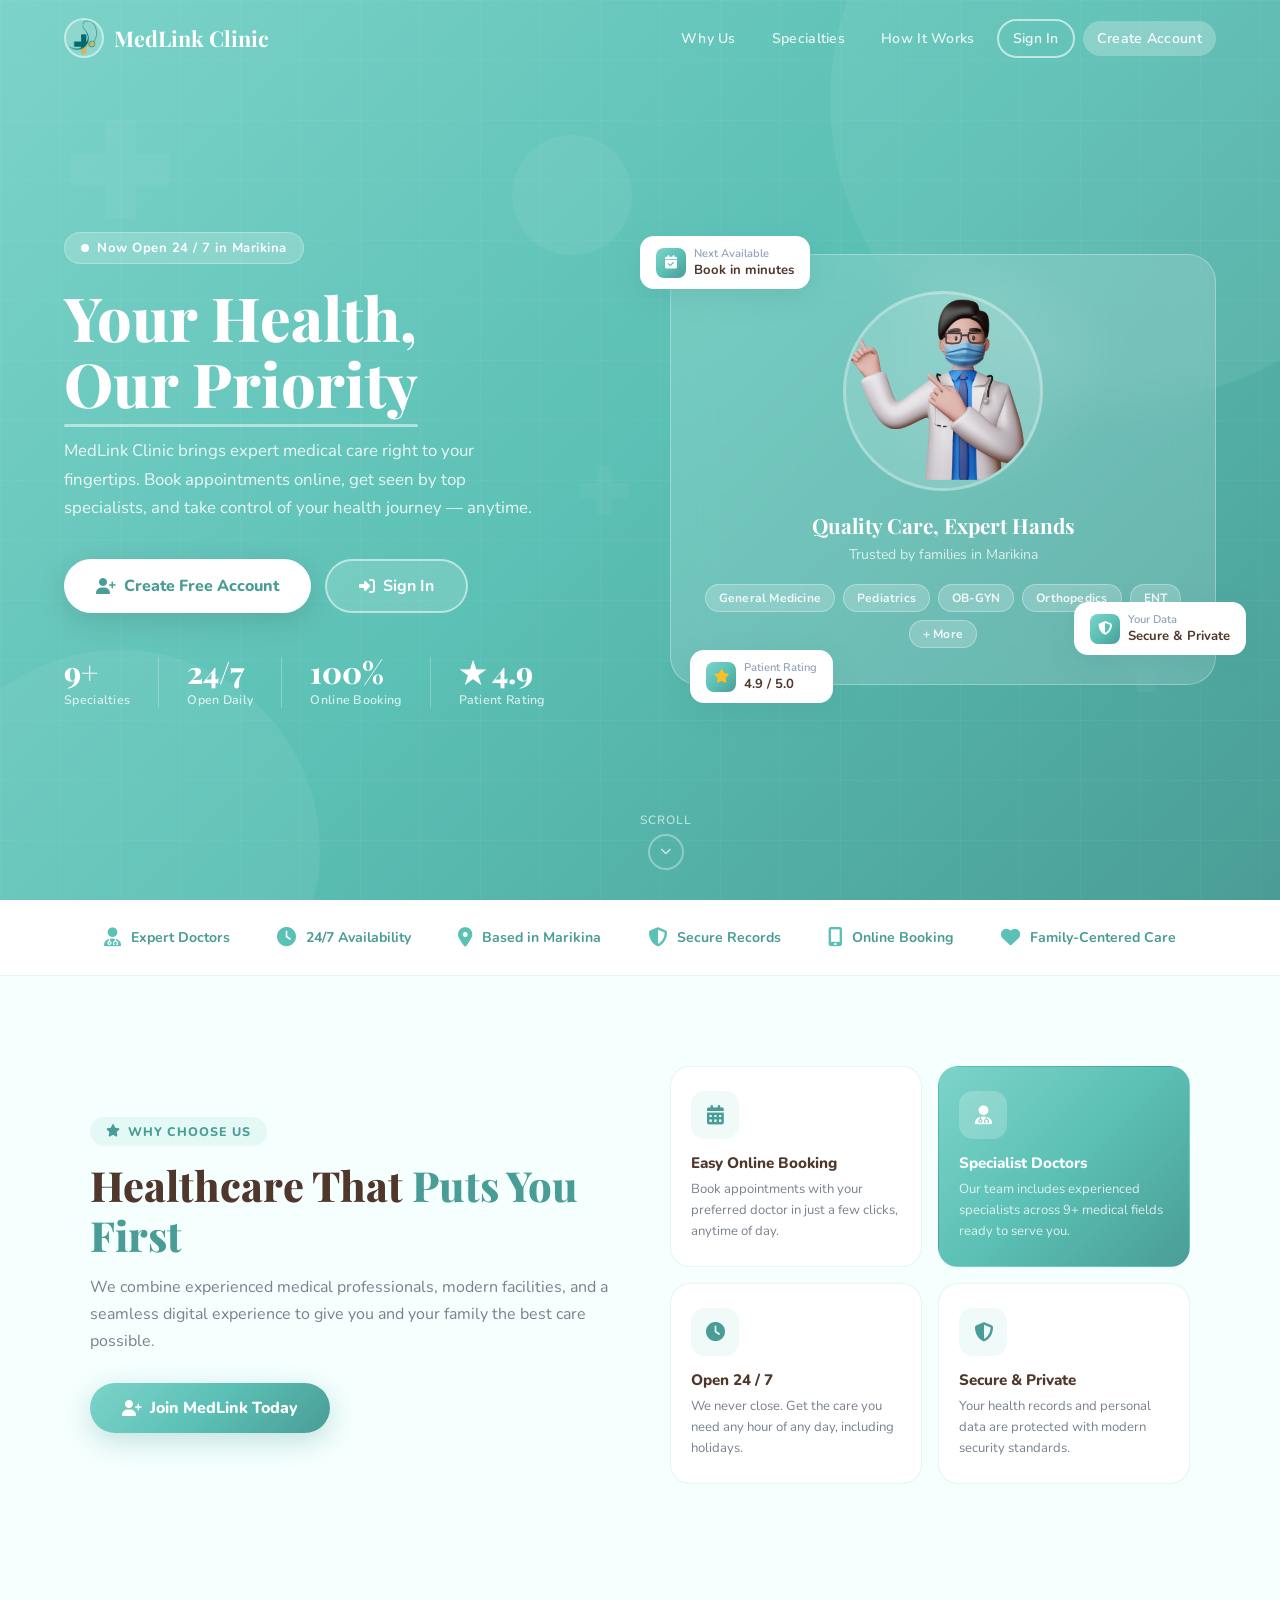
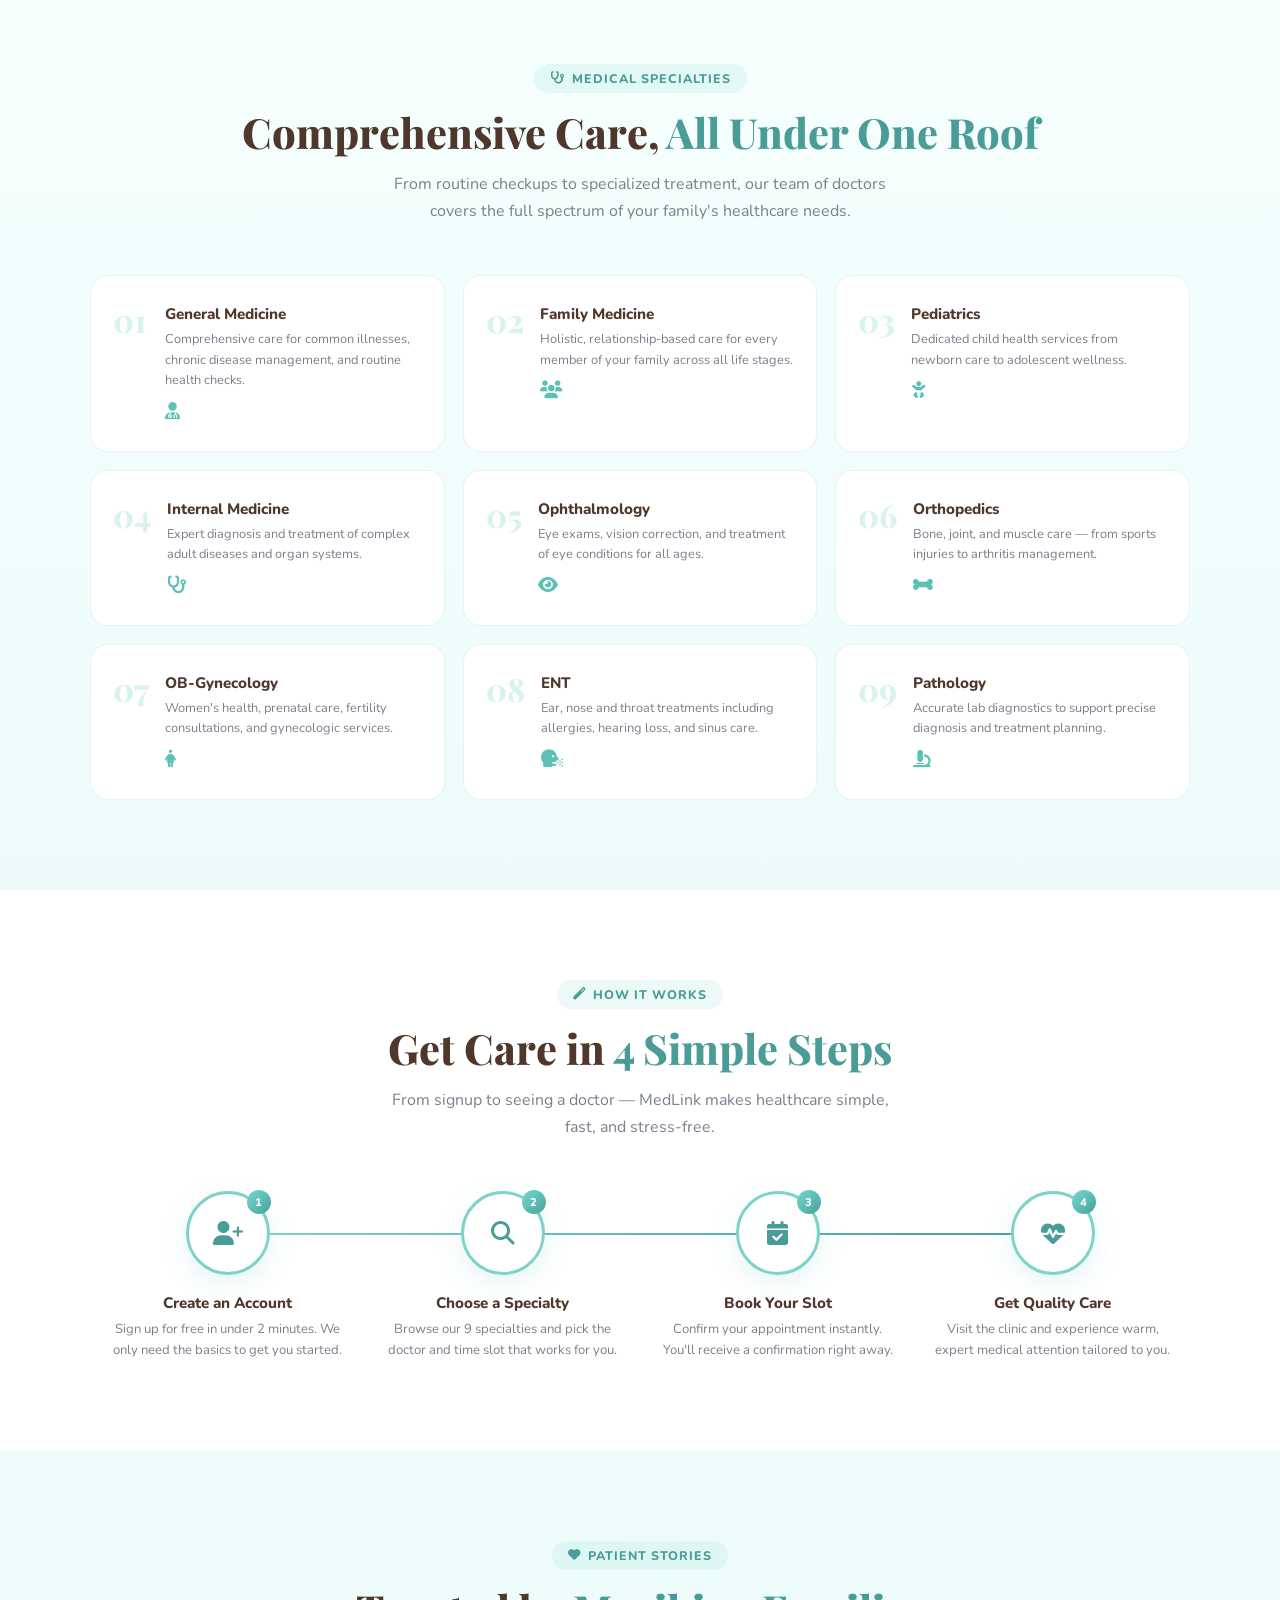
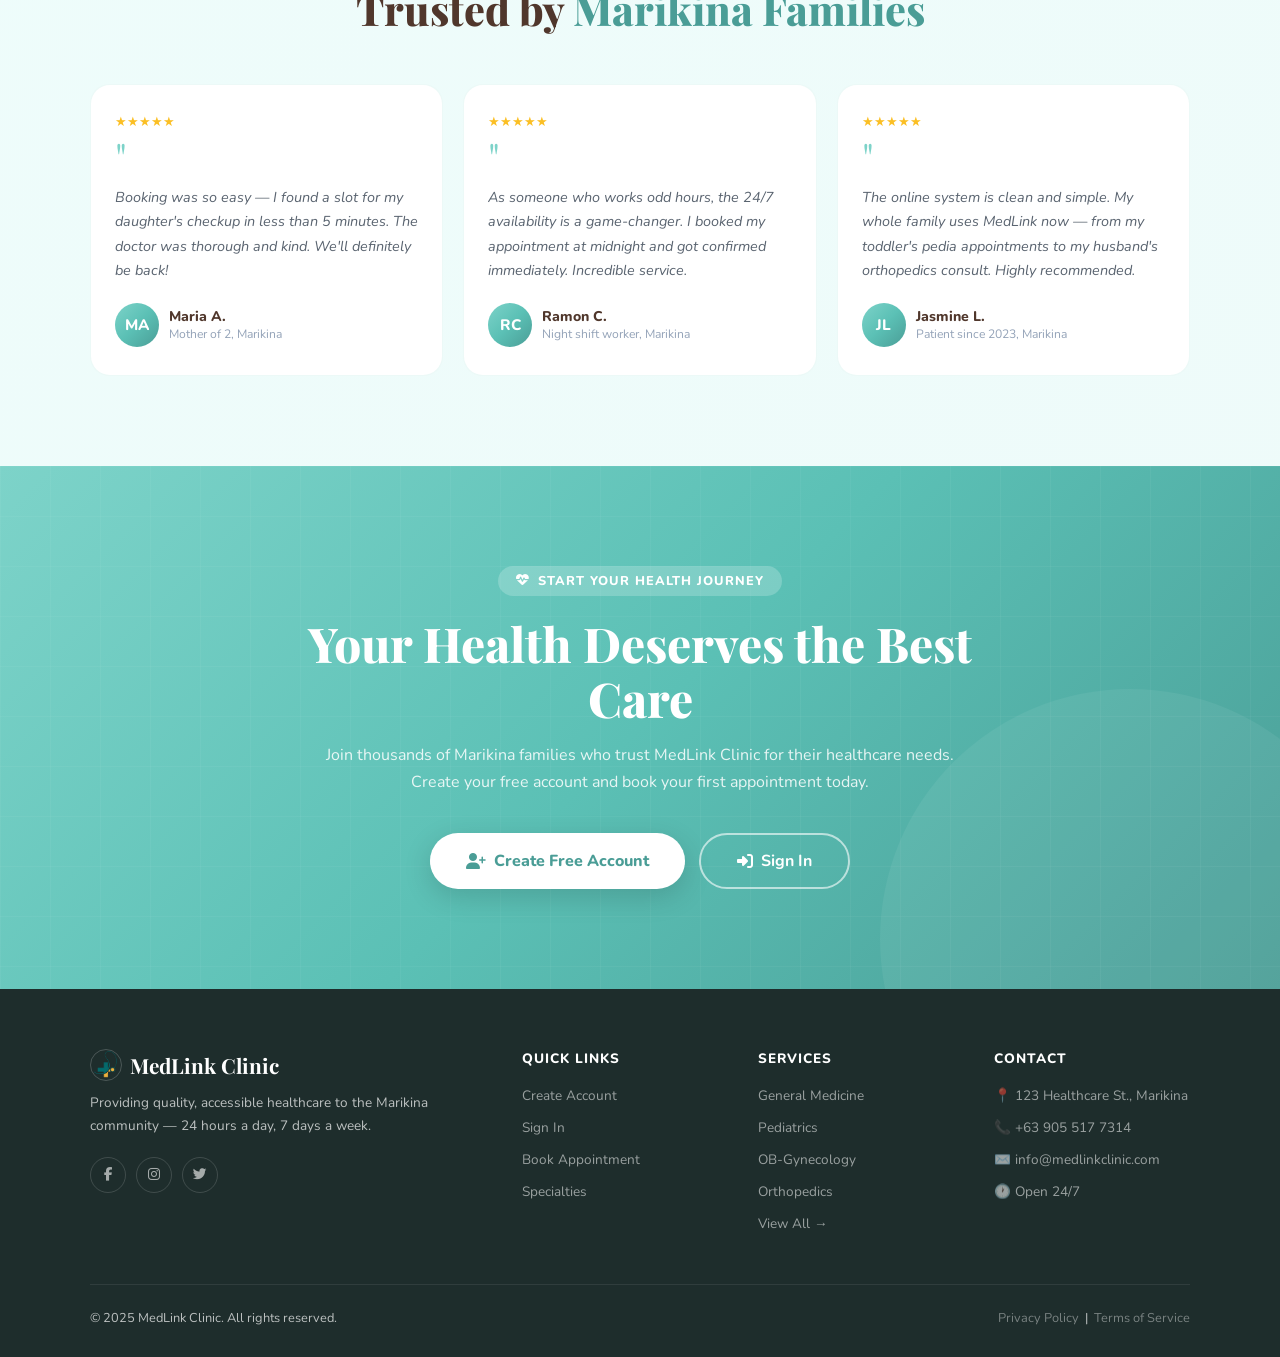
<file: landing.html>
<!DOCTYPE html>
<html lang="en">
<head>
  <meta charset="UTF-8">
  <meta name="viewport" content="width=device-width, initial-scale=1.0">
  <title>MedLink Clinic – Quality Healthcare in Marikina</title>
  <meta name="description" content="MedLink Clinic provides quality healthcare services in Marikina with expert doctors and modern facilities. Book your appointment online today.">
  <link href="https://fonts.googleapis.com/css2?family=Playfair+Display:wght@700;800&family=Nunito:wght@400;500;600;700;800&display=swap" rel="stylesheet">
  <link rel="stylesheet" href="https://cdnjs.cloudflare.com/ajax/libs/font-awesome/6.5.1/css/all.min.css">

  <style>
    :root {
      --teal-light:  #7dd3c9;
      --teal-mid:    #5bc0b5;
      --teal-dark:   #4a9d96;
      --teal-deep:   #357870;
      --warm-dark:   #50372c;
      --cream:       #f5fffe;
      --white:       #ffffff;
      --grad: linear-gradient(135deg, #7dd3c9 0%, #5bc0b5 50%, #4a9d96 100%);
      --grad-rev: linear-gradient(135deg, #4a9d96 0%, #5bc0b5 50%, #7dd3c9 100%);
    }

    *, *::before, *::after { box-sizing: border-box; margin: 0; padding: 0; }

    html { scroll-behavior: smooth; }

    body {
      font-family: 'Nunito', sans-serif;
      color: var(--warm-dark);
      background: var(--cream);
      overflow-x: hidden;
    }

    /* ══════════════════════════════
       NAV
    ══════════════════════════════ */
    .nav {
      position: fixed; top: 0; left: 0; right: 0; z-index: 100;
      padding: 18px 5%;
      display: flex; align-items: center; justify-content: space-between;
      transition: background 0.4s, padding 0.4s, box-shadow 0.4s;
    }
    .nav.scrolled {
      background: rgba(255,255,255,0.95);
      backdrop-filter: blur(12px);
      padding: 12px 5%;
      box-shadow: 0 4px 24px rgba(74,157,150,0.15);
    }
    .nav-brand {
      display: flex; align-items: center; gap: 10px;
      font-family: 'Playfair Display', serif;
      font-weight: 700; font-size: 1.35rem;
      color: var(--white); text-decoration: none;
      transition: color 0.4s;
    }
    .nav.scrolled .nav-brand { color: var(--teal-dark); }
    .nav-logo {
      width: 40px; height: 40px; border-radius: 50%;
      border: 2px solid rgba(255,255,255,0.5);
      object-fit: cover; transition: border-color 0.4s;
      background: rgba(255,255,255,0.15);
    }
    .nav.scrolled .nav-logo { border-color: var(--teal-light); }

    .nav-links {
      display: flex; align-items: center; gap: 8px;
    }
    .nav-links a {
      font-weight: 600; font-size: 0.88rem;
      color: rgba(255,255,255,0.85);
      text-decoration: none; padding: 8px 14px;
      border-radius: 50px; transition: all 0.3s;
      letter-spacing: 0.3px;
    }
    .nav.scrolled .nav-links a { color: var(--teal-dark); }
    .nav-links a:hover { background: rgba(255,255,255,0.15); color: #fff; }
    .nav.scrolled .nav-links a:hover { background: rgba(125,211,201,0.15); color: var(--teal-dark); }

    .btn-nav-login {
      border: 2px solid rgba(255,255,255,0.6) !important;
      color: rgba(255,255,255,0.9) !important;
    }
    .nav.scrolled .btn-nav-login {
      border-color: var(--teal-mid) !important;
      color: var(--teal-dark) !important;
    }
    .btn-nav-register {
      background: rgba(255,255,255,0.25) !important;
      color: #fff !important;
      border: none !important;
    }
    .nav.scrolled .btn-nav-register {
      background: var(--grad) !important;
      color: #fff !important;
    }

    .hamburger {
      display: none; background: none; border: none;
      cursor: pointer; padding: 4px;
      flex-direction: column; gap: 5px;
    }
    .hamburger span {
      display: block; width: 24px; height: 2px;
      background: #fff; border-radius: 2px; transition: all 0.3s;
    }
    .nav.scrolled .hamburger span { background: var(--teal-dark); }

    /* ══════════════════════════════
       HERO
    ══════════════════════════════ */
    .hero {
      min-height: 100vh;
      background: var(--grad);
      position: relative;
      display: flex; align-items: center;
      overflow: hidden;
      padding: 120px 5% 80px;
    }

    /* Decorative circles */
    .hero-circle {
      position: absolute; border-radius: 50%;
      background: rgba(255,255,255,0.06);
      pointer-events: none;
    }
    .hc1 { width: 600px; height: 600px; top: -200px; right: -150px; animation: rotate 30s linear infinite; }
    .hc2 { width: 400px; height: 400px; bottom: -150px; left: -80px; animation: rotate 20s linear infinite reverse; }
    .hc3 { width: 200px; height: 200px; top: 30%; right: 15%; animation: float 6s ease-in-out infinite; }
    .hc4 { width: 120px; height: 120px; top: 15%; left: 40%; animation: float 8s ease-in-out infinite 2s; }

    /* Grid pattern overlay */
    .hero-grid {
      position: absolute; inset: 0;
      background-image:
        linear-gradient(rgba(255,255,255,0.04) 1px, transparent 1px),
        linear-gradient(90deg, rgba(255,255,255,0.04) 1px, transparent 1px);
      background-size: 60px 60px;
      pointer-events: none;
    }

    /* Medical cross watermarks */
    .cross-bg {
      position: absolute; pointer-events: none;
      opacity: 0.04; font-size: 6rem; color: #fff;
      font-weight: 900;
    }
    .cb1 { top: 10%; left: 5%; font-size: 8rem; animation: floatSlow 10s ease-in-out infinite; }
    .cb2 { bottom: 20%; right: 8%; font-size: 5rem; animation: floatSlow 12s ease-in-out infinite 3s; }
    .cb3 { top: 50%; left: 45%; font-size: 4rem; animation: floatSlow 9s ease-in-out infinite 1s; }

    @keyframes rotate { to { transform: rotate(360deg); } }
    @keyframes float {
      0%, 100% { transform: translateY(0); }
      50% { transform: translateY(-20px); }
    }
    @keyframes floatSlow {
      0%, 100% { transform: translateY(0) rotate(0deg); }
      50% { transform: translateY(-15px) rotate(5deg); }
    }

    .hero-content {
      position: relative; z-index: 2;
      max-width: 1200px; margin: 0 auto; width: 100%;
      display: grid; grid-template-columns: 1fr 1fr;
      gap: 60px; align-items: center;
    }

    .hero-badge {
      display: inline-flex; align-items: center; gap: 8px;
      background: rgba(255,255,255,0.2);
      border: 1px solid rgba(255,255,255,0.3);
      color: #fff;
      padding: 6px 16px; border-radius: 50px;
      font-size: 0.82rem; font-weight: 700;
      letter-spacing: 0.5px; margin-bottom: 20px;
      animation: fadeUp 0.8s ease both;
    }
    .hero-badge .dot {
      width: 8px; height: 8px; border-radius: 50%;
      background: #fff; animation: pulse 2s ease-in-out infinite;
    }
    @keyframes pulse {
      0%, 100% { opacity: 1; transform: scale(1); }
      50% { opacity: 0.5; transform: scale(0.8); }
    }

    .hero-title {
      font-family: 'Playfair Display', serif;
      font-size: clamp(2.4rem, 5vw, 3.8rem);
      font-weight: 800; color: #fff;
      line-height: 1.1; margin-bottom: 20px;
      animation: fadeUp 0.8s ease 0.1s both;
    }
    .hero-title em {
      font-style: normal;
      position: relative;
    }
    .hero-title em::after {
      content: '';
      position: absolute; bottom: -4px; left: 0; right: 0;
      height: 3px; border-radius: 3px;
      background: rgba(255,255,255,0.5);
    }

    .hero-desc {
      color: rgba(255,255,255,0.88);
      font-size: 1.05rem; line-height: 1.7;
      margin-bottom: 36px;
      max-width: 480px;
      animation: fadeUp 0.8s ease 0.2s both;
    }

    .hero-cta {
      display: flex; gap: 14px; flex-wrap: wrap;
      animation: fadeUp 0.8s ease 0.3s both;
    }

    .btn-primary-hero {
      background: #fff;
      color: var(--teal-dark);
      font-family: 'Nunito', sans-serif;
      font-weight: 800; font-size: 1rem;
      padding: 14px 32px; border-radius: 50px;
      border: none; cursor: pointer; text-decoration: none;
      display: inline-flex; align-items: center; gap: 8px;
      transition: all 0.3s;
      box-shadow: 0 8px 30px rgba(0,0,0,0.12);
    }
    .btn-primary-hero:hover {
      transform: translateY(-3px);
      box-shadow: 0 14px 40px rgba(0,0,0,0.18);
      color: var(--teal-dark);
    }

    .btn-secondary-hero {
      background: rgba(255,255,255,0.15);
      color: #fff;
      font-family: 'Nunito', sans-serif;
      font-weight: 700; font-size: 1rem;
      padding: 14px 32px; border-radius: 50px;
      border: 2px solid rgba(255,255,255,0.5);
      cursor: pointer; text-decoration: none;
      display: inline-flex; align-items: center; gap: 8px;
      transition: all 0.3s;
    }
    .btn-secondary-hero:hover {
      background: rgba(255,255,255,0.25);
      border-color: rgba(255,255,255,0.8);
      transform: translateY(-3px);
      color: #fff;
    }

    /* Stats row */
    .hero-stats {
      display: flex; gap: 28px;
      margin-top: 44px;
      animation: fadeUp 0.8s ease 0.4s both;
    }
    .stat {
      text-align: left;
    }
    .stat-num {
      font-family: 'Playfair Display', serif;
      font-size: 1.9rem; font-weight: 800;
      color: #fff; line-height: 1;
    }
    .stat-label {
      font-size: 0.78rem; color: rgba(255,255,255,0.75);
      font-weight: 600; letter-spacing: 0.3px;
      margin-top: 4px;
    }
    .stat-divider {
      width: 1px; background: rgba(255,255,255,0.25);
      align-self: stretch;
    }

    /* Hero visual side */
    .hero-visual {
      position: relative; z-index: 2;
      animation: fadeUp 0.8s ease 0.2s both;
    }

    .hero-card-main {
      background: rgba(255,255,255,0.15);
      backdrop-filter: blur(20px);
      border: 1px solid rgba(255,255,255,0.3);
      border-radius: 28px;
      padding: 36px 32px;
      text-align: center;
      position: relative;
    }

    .hero-img-wrap {
      width: 200px; height: 200px; border-radius: 50%;
      background: rgba(255,255,255,0.15);
      border: 3px solid rgba(255,255,255,0.3);
      margin: 0 auto 20px;
      display: flex; align-items: center; justify-content: center;
      font-size: 5rem; color: rgba(255,255,255,0.8);
      overflow: hidden;
    }
    .hero-img-wrap img {
      width: 100%; height: 100%; object-fit: cover;
    }

    .hero-card-title {
      font-family: 'Playfair Display', serif;
      font-size: 1.3rem; font-weight: 700;
      color: #fff; margin-bottom: 6px;
    }
    .hero-card-sub { color: rgba(255,255,255,0.75); font-size: 0.88rem; margin-bottom: 20px; }

    /* Floating info chips */
    .chip {
      position: absolute;
      background: #fff;
      border-radius: 14px;
      padding: 10px 16px;
      display: flex; align-items: center; gap: 8px;
      box-shadow: 0 8px 24px rgba(74,157,150,0.25);
      font-size: 0.82rem; font-weight: 700;
      color: var(--warm-dark);
      white-space: nowrap;
    }
    .chip-icon { width: 30px; height: 30px; border-radius: 8px; background: var(--grad); display: flex; align-items: center; justify-content: center; color: #fff; font-size: 0.85rem; flex-shrink: 0; }
    .chip1 { top: -18px; left: -30px; animation: chipFloat1 4s ease-in-out infinite; }
    .chip2 { bottom: 30px; right: -30px; animation: chipFloat2 5s ease-in-out infinite 1s; }
    .chip3 { bottom: -18px; left: 20px; animation: chipFloat1 4.5s ease-in-out infinite 0.5s; }

    @keyframes chipFloat1 {
      0%, 100% { transform: translateY(0); }
      50% { transform: translateY(-8px); }
    }
    @keyframes chipFloat2 {
      0%, 100% { transform: translateY(0); }
      50% { transform: translateY(8px); }
    }

    /* Specialty pills scroll */
    .specialty-scroll {
      display: flex; gap: 8px;
      flex-wrap: wrap; justify-content: center;
      margin-top: 16px;
    }
    .spc-pill {
      background: rgba(255,255,255,0.2);
      border: 1px solid rgba(255,255,255,0.3);
      color: rgba(255,255,255,0.9);
      padding: 5px 13px; border-radius: 50px;
      font-size: 0.75rem; font-weight: 700;
      letter-spacing: 0.2px;
    }

    @keyframes fadeUp {
      from { opacity: 0; transform: translateY(30px); }
      to   { opacity: 1; transform: translateY(0); }
    }

    /* Scroll indicator */
    .scroll-hint {
      position: absolute; bottom: 30px; left: 50%;
      transform: translateX(-50%);
      display: flex; flex-direction: column; align-items: center; gap: 6px;
      color: rgba(255,255,255,0.6); font-size: 0.75rem; font-weight: 600;
      letter-spacing: 1px; text-transform: uppercase;
      animation: fadeUp 1s ease 0.8s both;
      cursor: pointer;
      z-index: 2;
    }
    .scroll-arrow {
      width: 36px; height: 36px; border: 2px solid rgba(255,255,255,0.35);
      border-radius: 50%; display: flex; align-items: center; justify-content: center;
      animation: bounce 2s ease-in-out infinite;
    }
    @keyframes bounce {
      0%, 100% { transform: translateY(0); }
      50% { transform: translateY(6px); }
    }

    /* ══════════════════════════════
       TRUST BAR
    ══════════════════════════════ */
    .trust-bar {
      background: var(--white);
      padding: 28px 5%;
      border-bottom: 1px solid rgba(125,211,201,0.2);
    }
    .trust-inner {
      max-width: 1100px; margin: 0 auto;
      display: flex; align-items: center; justify-content: space-around;
      gap: 20px; flex-wrap: wrap;
    }
    .trust-item {
      display: flex; align-items: center; gap: 10px;
      font-size: 0.88rem; font-weight: 700; color: var(--teal-dark);
    }
    .trust-item i { font-size: 1.2rem; color: var(--teal-mid); }

    /* ══════════════════════════════
       WHY MEDLINK
    ══════════════════════════════ */
    .section {
      padding: 90px 5%;
    }
    .section-tag {
      display: inline-flex; align-items: center; gap: 7px;
      background: rgba(125,211,201,0.15);
      color: var(--teal-dark);
      padding: 6px 16px; border-radius: 50px;
      font-size: 0.78rem; font-weight: 800;
      letter-spacing: 1px; text-transform: uppercase;
      margin-bottom: 14px;
    }
    .section-title {
      font-family: 'Playfair Display', serif;
      font-size: clamp(1.8rem, 3.5vw, 2.6rem);
      font-weight: 800; color: var(--warm-dark);
      line-height: 1.2; margin-bottom: 14px;
    }
    .section-title span { color: var(--teal-dark); }
    .section-sub {
      color: #78818c; font-size: 1rem; line-height: 1.7;
      max-width: 520px;
    }

    .why-grid {
      max-width: 1100px; margin: 0 auto;
      display: grid; grid-template-columns: 1fr 1fr;
      gap: 60px; align-items: center;
    }
    .why-cards {
      display: grid; grid-template-columns: 1fr 1fr;
      gap: 16px;
    }
    .why-card {
      background: var(--white);
      border-radius: 20px;
      padding: 24px 20px;
      border: 1.5px solid rgba(125,211,201,0.2);
      transition: all 0.3s;
      position: relative; overflow: hidden;
    }
    .why-card::before {
      content: ''; position: absolute;
      top: 0; left: 0; right: 0; height: 3px;
      background: var(--grad); opacity: 0;
      transition: opacity 0.3s;
    }
    .why-card:hover { transform: translateY(-5px); box-shadow: 0 16px 40px rgba(74,157,150,0.15); border-color: var(--teal-light); }
    .why-card:hover::before { opacity: 1; }

    .why-icon {
      width: 48px; height: 48px; border-radius: 14px;
      background: rgba(125,211,201,0.12);
      display: flex; align-items: center; justify-content: center;
      font-size: 1.2rem; color: var(--teal-dark);
      margin-bottom: 14px;
      transition: all 0.3s;
    }
    .why-card:hover .why-icon { background: var(--grad); color: #fff; }
    .why-card h4 {
      font-family: 'Nunito', sans-serif;
      font-weight: 800; font-size: 0.95rem;
      color: var(--warm-dark); margin-bottom: 6px;
    }
    .why-card p { font-size: 0.82rem; color: #78818c; line-height: 1.6; }

    /* Accent card */
    .why-card.accent {
      background: var(--grad); border-color: transparent;
    }
    .why-card.accent .why-icon { background: rgba(255,255,255,0.2); color: #fff; }
    .why-card.accent h4 { color: #fff; }
    .why-card.accent p  { color: rgba(255,255,255,0.8); }
    .why-card.accent:hover .why-icon { background: rgba(255,255,255,0.3); }

    /* ══════════════════════════════
       SPECIALTIES
    ══════════════════════════════ */
    .specs-section {
      background: linear-gradient(180deg, var(--cream) 0%, rgba(125,211,201,0.07) 100%);
      padding: 90px 5%;
    }
    .specs-inner { max-width: 1100px; margin: 0 auto; }
    .specs-header { text-align: center; margin-bottom: 50px; }
    .specs-header .section-sub { margin: 0 auto; }

    .specs-grid {
      display: grid;
      grid-template-columns: repeat(3, 1fr);
      gap: 18px;
    }
    .spec-card {
      background: var(--white);
      border-radius: 18px;
      padding: 28px 22px;
      border: 1.5px solid rgba(125,211,201,0.2);
      transition: all 0.3s;
      display: flex; align-items: flex-start; gap: 16px;
    }
    .spec-card:hover { transform: translateY(-4px); box-shadow: 0 12px 32px rgba(74,157,150,0.13); border-color: var(--teal-light); }
    .spec-num {
      font-family: 'Playfair Display', serif;
      font-size: 2rem; font-weight: 800;
      color: rgba(125,211,201,0.3);
      line-height: 1; flex-shrink: 0; min-width: 36px;
    }
    .spec-body h4 {
      font-weight: 800; font-size: 0.95rem;
      color: var(--warm-dark); margin-bottom: 5px;
    }
    .spec-body p { font-size: 0.8rem; color: #78818c; line-height: 1.6; }
    .spec-icon-row { margin-top: 10px; }
    .spec-icon-row i { color: var(--teal-mid); font-size: 1.1rem; }

    /* ══════════════════════════════
       HOW IT WORKS
    ══════════════════════════════ */
    .how-section { padding: 90px 5%; background: var(--white); }
    .how-inner { max-width: 1100px; margin: 0 auto; }
    .how-steps {
      display: grid; grid-template-columns: repeat(4, 1fr);
      gap: 0; margin-top: 50px;
      position: relative;
    }
    .how-steps::before {
      content: ''; position: absolute;
      top: 42px; left: 12%; right: 12%; height: 2px;
      background: linear-gradient(90deg, var(--teal-light), var(--teal-dark));
      z-index: 0;
    }
    .how-step {
      display: flex; flex-direction: column; align-items: center;
      text-align: center; position: relative; z-index: 1; padding: 0 16px;
    }
    .step-circle {
      width: 84px; height: 84px; border-radius: 50%;
      background: var(--white); border: 3px solid var(--teal-light);
      display: flex; align-items: center; justify-content: center;
      font-size: 1.5rem; color: var(--teal-dark);
      margin-bottom: 18px;
      box-shadow: 0 8px 24px rgba(125,211,201,0.2);
      transition: all 0.3s;
      position: relative;
    }
    .step-circle:hover { background: var(--grad); color: #fff; border-color: transparent; transform: scale(1.08); }
    .step-num-badge {
      position: absolute; top: -4px; right: -4px;
      width: 24px; height: 24px; border-radius: 50%;
      background: var(--grad); color: #fff;
      font-size: 0.7rem; font-weight: 800;
      display: flex; align-items: center; justify-content: center;
    }
    .how-step h4 { font-weight: 800; font-size: 0.95rem; color: var(--warm-dark); margin-bottom: 6px; }
    .how-step p  { font-size: 0.82rem; color: #78818c; line-height: 1.6; }

    /* ══════════════════════════════
       TESTIMONIALS
    ══════════════════════════════ */
    .testi-section {
      padding: 90px 5%;
      background: linear-gradient(135deg, rgba(125,211,201,0.06) 0%, rgba(74,157,150,0.04) 100%);
    }
    .testi-inner { max-width: 1100px; margin: 0 auto; }
    .testi-grid {
      display: grid; grid-template-columns: repeat(3, 1fr);
      gap: 20px; margin-top: 50px;
    }
    .testi-card {
      background: var(--white);
      border-radius: 20px; padding: 28px 24px;
      border: 1.5px solid rgba(125,211,201,0.15);
      transition: all 0.3s;
      position: relative;
    }
    .testi-card:hover { transform: translateY(-4px); box-shadow: 0 12px 36px rgba(74,157,150,0.12); }
    .testi-quote {
      font-size: 2.5rem; color: var(--teal-light);
      font-family: 'Playfair Display', serif;
      line-height: 0.8; margin-bottom: 12px;
    }
    .testi-text {
      font-size: 0.9rem; color: #5a6470; line-height: 1.7;
      margin-bottom: 20px; font-style: italic;
    }
    .testi-author { display: flex; align-items: center; gap: 10px; }
    .testi-avatar {
      width: 44px; height: 44px; border-radius: 50%;
      background: var(--grad);
      display: flex; align-items: center; justify-content: center;
      color: #fff; font-weight: 800; font-size: 0.95rem;
      flex-shrink: 0;
    }
    .testi-name { font-weight: 800; font-size: 0.88rem; color: var(--warm-dark); }
    .testi-role { font-size: 0.76rem; color: #94a3b8; }
    .stars { color: #fbbf24; font-size: 0.8rem; margin-bottom: 10px; }

    /* ══════════════════════════════
       CTA SECTION
    ══════════════════════════════ */
    .cta-section {
      padding: 100px 5%;
      background: var(--grad);
      position: relative; overflow: hidden;
      text-align: center;
    }
    .cta-section::before {
      content: '';
      position: absolute; inset: 0;
      background-image:
        linear-gradient(rgba(255,255,255,0.04) 1px, transparent 1px),
        linear-gradient(90deg, rgba(255,255,255,0.04) 1px, transparent 1px);
      background-size: 50px 50px;
    }
    .cta-section::after {
      content: '';
      position: absolute; width: 500px; height: 500px;
      border-radius: 50%; background: rgba(255,255,255,0.06);
      bottom: -200px; right: -100px; pointer-events: none;
    }
    .cta-inner { position: relative; z-index: 1; max-width: 680px; margin: 0 auto; }
    .cta-tag {
      display: inline-flex; align-items: center; gap: 8px;
      background: rgba(255,255,255,0.2);
      color: #fff; padding: 6px 18px;
      border-radius: 50px; font-size: 0.8rem;
      font-weight: 800; letter-spacing: 1px;
      text-transform: uppercase; margin-bottom: 20px;
    }
    .cta-title {
      font-family: 'Playfair Display', serif;
      font-size: clamp(2rem, 4vw, 3rem);
      font-weight: 800; color: #fff;
      line-height: 1.15; margin-bottom: 16px;
    }
    .cta-desc { color: rgba(255,255,255,0.85); font-size: 1rem; line-height: 1.7; margin-bottom: 36px; }
    .cta-buttons { display: flex; gap: 14px; justify-content: center; flex-wrap: wrap; }

    .btn-cta-white {
      background: #fff; color: var(--teal-dark);
      font-family: 'Nunito', sans-serif;
      font-weight: 800; font-size: 1rem;
      padding: 15px 36px; border-radius: 50px;
      border: none; cursor: pointer; text-decoration: none;
      display: inline-flex; align-items: center; gap: 8px;
      transition: all 0.3s;
      box-shadow: 0 8px 28px rgba(0,0,0,0.15);
    }
    .btn-cta-white:hover { transform: translateY(-3px); box-shadow: 0 16px 40px rgba(0,0,0,0.2); color: var(--teal-dark); }

    .btn-cta-outline {
      background: transparent; color: #fff;
      font-family: 'Nunito', sans-serif;
      font-weight: 700; font-size: 1rem;
      padding: 15px 36px; border-radius: 50px;
      border: 2px solid rgba(255,255,255,0.6);
      cursor: pointer; text-decoration: none;
      display: inline-flex; align-items: center; gap: 8px;
      transition: all 0.3s;
    }
    .btn-cta-outline:hover { background: rgba(255,255,255,0.15); border-color: #fff; transform: translateY(-3px); color: #fff; }

    /* ══════════════════════════════
       FOOTER
    ══════════════════════════════ */
    footer {
      background: #1e2d2c;
      padding: 60px 5% 30px;
      color: rgba(255,255,255,0.7);
    }
    .footer-inner {
      max-width: 1100px; margin: 0 auto;
      display: grid; grid-template-columns: 2fr 1fr 1fr 1fr;
      gap: 40px; padding-bottom: 40px;
      border-bottom: 1px solid rgba(255,255,255,0.08);
    }
    .footer-brand-name {
      font-family: 'Playfair Display', serif;
      font-weight: 700; font-size: 1.3rem;
      color: #fff; margin-bottom: 10px;
      display: flex; align-items: center; gap: 8px;
    }
    .footer-brand-desc { font-size: 0.85rem; line-height: 1.7; margin-bottom: 20px; }
    .footer-socials { display: flex; gap: 10px; }
    .fsocial {
      width: 36px; height: 36px; border-radius: 50%;
      border: 1px solid rgba(255,255,255,0.15);
      display: flex; align-items: center; justify-content: center;
      color: rgba(255,255,255,0.6); font-size: 0.85rem;
      text-decoration: none; transition: all 0.3s;
    }
    .fsocial:hover { background: var(--teal-dark); border-color: var(--teal-dark); color: #fff; }

    .footer-col h5 {
      font-weight: 800; font-size: 0.85rem;
      color: #fff; letter-spacing: 1px;
      text-transform: uppercase; margin-bottom: 16px;
    }
    .footer-col ul { list-style: none; }
    .footer-col li { margin-bottom: 10px; }
    .footer-col a {
      color: rgba(255,255,255,0.55); font-size: 0.85rem;
      text-decoration: none; transition: color 0.2s;
    }
    .footer-col a:hover { color: var(--teal-light); }

    .footer-bottom {
      max-width: 1100px; margin: 24px auto 0;
      display: flex; justify-content: space-between;
      align-items: center; flex-wrap: wrap; gap: 10px;
      font-size: 0.8rem;
    }
    .footer-bottom a { color: rgba(255,255,255,0.4); text-decoration: none; }
    .footer-bottom a:hover { color: var(--teal-light); }

    /* ══════════════════════════════
       MOBILE DRAWER
    ══════════════════════════════ */
    .mobile-drawer {
      position: fixed; top: 0; right: -100%;
      width: min(80vw, 300px); height: 100vh;
      background: #fff; z-index: 200;
      padding: 30px 24px;
      box-shadow: -8px 0 40px rgba(0,0,0,0.12);
      transition: right 0.35s cubic-bezier(0.4,0,0.2,1);
      display: flex; flex-direction: column; gap: 8px;
    }
    .mobile-drawer.open { right: 0; }
    .drawer-close {
      align-self: flex-end; background: none; border: none;
      font-size: 1.4rem; cursor: pointer; color: var(--warm-dark);
      margin-bottom: 16px;
    }
    .mobile-drawer a {
      font-weight: 700; color: var(--warm-dark);
      text-decoration: none; padding: 12px 16px;
      border-radius: 12px; font-size: 0.95rem;
      transition: background 0.2s;
    }
    .mobile-drawer a:hover { background: rgba(125,211,201,0.12); color: var(--teal-dark); }
    .drawer-divider { height: 1px; background: rgba(125,211,201,0.2); margin: 8px 0; }
    .drawer-overlay {
      display: none; position: fixed; inset: 0;
      background: rgba(0,0,0,0.3); z-index: 199;
    }
    .drawer-overlay.open { display: block; }

    /* ══════════════════════════════
       SCROLL REVEAL
    ══════════════════════════════ */
    .reveal {
      opacity: 0; transform: translateY(30px);
      transition: opacity 0.7s ease, transform 0.7s ease;
    }
    .reveal.visible { opacity: 1; transform: translateY(0); }
    .reveal-delay-1 { transition-delay: 0.1s; }
    .reveal-delay-2 { transition-delay: 0.2s; }
    .reveal-delay-3 { transition-delay: 0.3s; }
    .reveal-delay-4 { transition-delay: 0.4s; }

    /* ══════════════════════════════
       RESPONSIVE
    ══════════════════════════════ */
    @media (max-width: 900px) {
      .hero-content { grid-template-columns: 1fr; gap: 40px; }
      .hero-visual { display: none; }
      .why-grid { grid-template-columns: 1fr; }
      .specs-grid { grid-template-columns: 1fr 1fr; }
      .how-steps { grid-template-columns: 1fr 1fr; gap: 30px; }
      .how-steps::before { display: none; }
      .testi-grid { grid-template-columns: 1fr; }
      .footer-inner { grid-template-columns: 1fr 1fr; }
      .nav-links { display: none; }
      .hamburger { display: flex; }
    }
    @media (max-width: 576px) {
      .hero { padding: 100px 5% 70px; }
      .specs-grid { grid-template-columns: 1fr; }
      .why-cards { grid-template-columns: 1fr; }
      .hero-stats { gap: 16px; flex-wrap: wrap; }
      .how-steps { grid-template-columns: 1fr; gap: 24px; }
      .footer-inner { grid-template-columns: 1fr; }
      .trust-inner { flex-direction: column; align-items: flex-start; gap: 14px; }
    }
  </style>
</head>
<body>

  <!-- ── NAV ── -->
  <nav class="nav" id="mainNav">
    <a href="landing.html" class="nav-brand">
      <img src="MedLinkLogo.png" alt="MedLink" class="nav-logo" onerror="this.style.display='none'">
      MedLink Clinic
    </a>
    <div class="nav-links">
      <a href="#why">Why Us</a>
      <a href="#specialties">Specialties</a>
      <a href="#how">How It Works</a>
      <a href="login.php" class="btn-nav-login">Sign In</a>
      <a href="register.html" class="btn-nav-register">Create Account</a>
    </div>
    <button class="hamburger" id="hamburgerBtn" aria-label="Open menu">
      <span></span><span></span><span></span>
    </button>
  </nav>

  <!-- Mobile drawer -->
  <div class="drawer-overlay" id="drawerOverlay" onclick="closeDrawer()"></div>
  <div class="mobile-drawer" id="mobileDrawer">
    <button class="drawer-close" onclick="closeDrawer()"><i class="fas fa-times"></i></button>
    <a href="#why" onclick="closeDrawer()">Why MedLink?</a>
    <a href="#specialties" onclick="closeDrawer()">Specialties</a>
    <a href="#how" onclick="closeDrawer()">How It Works</a>
    <div class="drawer-divider"></div>
    <a href="login.php" style="color:var(--teal-dark);font-weight:800;">Sign In</a>
    <a href="register.html" style="background:var(--grad);color:#fff;border-radius:12px;text-align:center;margin-top:4px;">Create Account →</a>
  </div>

  <!-- ── HERO ── -->
  <section class="hero">
    <div class="hero-grid"></div>
    <div class="hero-circle hc1"></div>
    <div class="hero-circle hc2"></div>
    <div class="hero-circle hc3"></div>
    <div class="hero-circle hc4"></div>
    <div class="cross-bg cb1">✚</div>
    <div class="cross-bg cb2">✚</div>
    <div class="cross-bg cb3">✚</div>

    <div class="hero-content">
      <!-- Left -->
      <div class="hero-left">
        <div class="hero-badge">
          <span class="dot"></span>
          Now Open 24 / 7 in Marikina
        </div>
        <h1 class="hero-title">
          Your Health,<br><em>Our Priority</em>
        </h1>
        <p class="hero-desc">
          MedLink Clinic brings expert medical care right to your fingertips. Book appointments online, get seen by top specialists, and take control of your health journey — anytime.
        </p>
        <div class="hero-cta">
          <a href="register.html" class="btn-primary-hero">
            <i class="fas fa-user-plus"></i> Create Free Account
          </a>
          <a href="login.php" class="btn-secondary-hero">
            <i class="fas fa-sign-in-alt"></i> Sign In
          </a>
        </div>
        <div class="hero-stats">
          <div class="stat">
            <div class="stat-num">9+</div>
            <div class="stat-label">Specialties</div>
          </div>
          <div class="stat-divider"></div>
          <div class="stat">
            <div class="stat-num">24/7</div>
            <div class="stat-label">Open Daily</div>
          </div>
          <div class="stat-divider"></div>
          <div class="stat">
            <div class="stat-num">100%</div>
            <div class="stat-label">Online Booking</div>
          </div>
          <div class="stat-divider"></div>
          <div class="stat">
            <div class="stat-num">★ 4.9</div>
            <div class="stat-label">Patient Rating</div>
          </div>
        </div>
      </div>

      <!-- Right: visual card -->
      <div class="hero-visual">
        <div class="hero-card-main">
          <div class="hero-img-wrap">
            <img src="doctorillustration.png" alt="MedLink Doctor" onerror="this.parentElement.innerHTML='<i class=\'fas fa-user-md\'></i>'">
          </div>
          <div class="hero-card-title">Quality Care, Expert Hands</div>
          <div class="hero-card-sub">Trusted by families in Marikina</div>
          <div class="specialty-scroll">
            <span class="spc-pill">General Medicine</span>
            <span class="spc-pill">Pediatrics</span>
            <span class="spc-pill">OB-GYN</span>
            <span class="spc-pill">Orthopedics</span>
            <span class="spc-pill">ENT</span>
            <span class="spc-pill">+ More</span>
          </div>
        </div>

        <!-- Floating chips -->
        <div class="chip chip1">
          <div class="chip-icon"><i class="fas fa-calendar-check"></i></div>
          <div>
            <div style="font-size:0.7rem;color:#94a3b8;font-weight:600;">Next Available</div>
            <div>Book in minutes</div>
          </div>
        </div>
        <div class="chip chip2">
          <div class="chip-icon"><i class="fas fa-shield-alt"></i></div>
          <div>
            <div style="font-size:0.7rem;color:#94a3b8;font-weight:600;">Your Data</div>
            <div>Secure & Private</div>
          </div>
        </div>
        <div class="chip chip3">
          <div class="chip-icon"><i class="fas fa-star" style="color:#fbbf24"></i></div>
          <div>
            <div style="font-size:0.7rem;color:#94a3b8;font-weight:600;">Patient Rating</div>
            <div>4.9 / 5.0</div>
          </div>
        </div>
      </div>
    </div>

    <div class="scroll-hint" onclick="document.getElementById('why').scrollIntoView({behavior:'smooth'})">
      Scroll
      <div class="scroll-arrow"><i class="fas fa-chevron-down" style="font-size:0.7rem;color:rgba(255,255,255,0.7)"></i></div>
    </div>
  </section>

  <!-- ── TRUST BAR ── -->
  <div class="trust-bar">
    <div class="trust-inner">
      <div class="trust-item"><i class="fas fa-user-md"></i> Expert Doctors</div>
      <div class="trust-item"><i class="fas fa-clock"></i> 24/7 Availability</div>
      <div class="trust-item"><i class="fas fa-map-marker-alt"></i> Based in Marikina</div>
      <div class="trust-item"><i class="fas fa-shield-alt"></i> Secure Records</div>
      <div class="trust-item"><i class="fas fa-mobile-alt"></i> Online Booking</div>
      <div class="trust-item"><i class="fas fa-heart"></i> Family-Centered Care</div>
    </div>
  </div>

  <!-- ── WHY MEDLINK ── -->
  <section class="section" id="why">
    <div class="why-grid">
      <div class="reveal">
        <div class="section-tag"><i class="fas fa-star"></i> Why Choose Us</div>
        <h2 class="section-title">Healthcare That <span>Puts You First</span></h2>
        <p class="section-sub">We combine experienced medical professionals, modern facilities, and a seamless digital experience to give you and your family the best care possible.</p>
        <div style="margin-top:28px;">
          <a href="register.html" class="btn-primary-hero" style="background:var(--grad);color:#fff;box-shadow:0 8px 28px rgba(74,157,150,0.3);">
            <i class="fas fa-user-plus"></i> Join MedLink Today
          </a>
        </div>
      </div>
      <div class="why-cards reveal reveal-delay-2">
        <div class="why-card">
          <div class="why-icon"><i class="fas fa-calendar-alt"></i></div>
          <h4>Easy Online Booking</h4>
          <p>Book appointments with your preferred doctor in just a few clicks, anytime of day.</p>
        </div>
        <div class="why-card accent">
          <div class="why-icon"><i class="fas fa-user-md"></i></div>
          <h4>Specialist Doctors</h4>
          <p>Our team includes experienced specialists across 9+ medical fields ready to serve you.</p>
        </div>
        <div class="why-card">
          <div class="why-icon"><i class="fas fa-clock"></i></div>
          <h4>Open 24 / 7</h4>
          <p>We never close. Get the care you need any hour of any day, including holidays.</p>
        </div>
        <div class="why-card">
          <div class="why-icon"><i class="fas fa-shield-alt"></i></div>
          <h4>Secure & Private</h4>
          <p>Your health records and personal data are protected with modern security standards.</p>
        </div>
      </div>
    </div>
  </section>

  <!-- ── SPECIALTIES ── -->
  <section class="specs-section" id="specialties">
    <div class="specs-inner">
      <div class="specs-header reveal">
        <div class="section-tag"><i class="fas fa-stethoscope"></i> Medical Specialties</div>
        <h2 class="section-title">Comprehensive Care, <span>All Under One Roof</span></h2>
        <p class="section-sub">From routine checkups to specialized treatment, our team of doctors covers the full spectrum of your family's healthcare needs.</p>
      </div>
      <div class="specs-grid">
        <div class="spec-card reveal reveal-delay-1">
          <div class="spec-num">01</div>
          <div class="spec-body">
            <h4>General Medicine</h4>
            <p>Comprehensive care for common illnesses, chronic disease management, and routine health checks.</p>
            <div class="spec-icon-row"><i class="fas fa-user-md"></i></div>
          </div>
        </div>
        <div class="spec-card reveal reveal-delay-2">
          <div class="spec-num">02</div>
          <div class="spec-body">
            <h4>Family Medicine</h4>
            <p>Holistic, relationship-based care for every member of your family across all life stages.</p>
            <div class="spec-icon-row"><i class="fas fa-users"></i></div>
          </div>
        </div>
        <div class="spec-card reveal reveal-delay-3">
          <div class="spec-num">03</div>
          <div class="spec-body">
            <h4>Pediatrics</h4>
            <p>Dedicated child health services from newborn care to adolescent wellness.</p>
            <div class="spec-icon-row"><i class="fas fa-baby"></i></div>
          </div>
        </div>
        <div class="spec-card reveal reveal-delay-1">
          <div class="spec-num">04</div>
          <div class="spec-body">
            <h4>Internal Medicine</h4>
            <p>Expert diagnosis and treatment of complex adult diseases and organ systems.</p>
            <div class="spec-icon-row"><i class="fas fa-stethoscope"></i></div>
          </div>
        </div>
        <div class="spec-card reveal reveal-delay-2">
          <div class="spec-num">05</div>
          <div class="spec-body">
            <h4>Ophthalmology</h4>
            <p>Eye exams, vision correction, and treatment of eye conditions for all ages.</p>
            <div class="spec-icon-row"><i class="fas fa-eye"></i></div>
          </div>
        </div>
        <div class="spec-card reveal reveal-delay-3">
          <div class="spec-num">06</div>
          <div class="spec-body">
            <h4>Orthopedics</h4>
            <p>Bone, joint, and muscle care — from sports injuries to arthritis management.</p>
            <div class="spec-icon-row"><i class="fas fa-bone"></i></div>
          </div>
        </div>
        <div class="spec-card reveal reveal-delay-1">
          <div class="spec-num">07</div>
          <div class="spec-body">
            <h4>OB-Gynecology</h4>
            <p>Women's health, prenatal care, fertility consultations, and gynecologic services.</p>
            <div class="spec-icon-row"><i class="fas fa-female"></i></div>
          </div>
        </div>
        <div class="spec-card reveal reveal-delay-2">
          <div class="spec-num">08</div>
          <div class="spec-body">
            <h4>ENT</h4>
            <p>Ear, nose and throat treatments including allergies, hearing loss, and sinus care.</p>
            <div class="spec-icon-row"><i class="fas fa-head-side-cough"></i></div>
          </div>
        </div>
        <div class="spec-card reveal reveal-delay-3">
          <div class="spec-num">09</div>
          <div class="spec-body">
            <h4>Pathology</h4>
            <p>Accurate lab diagnostics to support precise diagnosis and treatment planning.</p>
            <div class="spec-icon-row"><i class="fas fa-microscope"></i></div>
          </div>
        </div>
      </div>
    </div>
  </section>

  <!-- ── HOW IT WORKS ── -->
  <section class="how-section" id="how">
    <div class="how-inner">
      <div class="specs-header reveal" style="text-align:center;margin-bottom:0;">
        <div class="section-tag"><i class="fas fa-magic"></i> How It Works</div>
        <h2 class="section-title">Get Care in <span>4 Simple Steps</span></h2>
        <p class="section-sub" style="margin:0 auto;">From signup to seeing a doctor — MedLink makes healthcare simple, fast, and stress-free.</p>
      </div>
      <div class="how-steps">
        <div class="how-step reveal reveal-delay-1">
          <div class="step-circle">
            <i class="fas fa-user-plus"></i>
            <div class="step-num-badge">1</div>
          </div>
          <h4>Create an Account</h4>
          <p>Sign up for free in under 2 minutes. We only need the basics to get you started.</p>
        </div>
        <div class="how-step reveal reveal-delay-2">
          <div class="step-circle">
            <i class="fas fa-search"></i>
            <div class="step-num-badge">2</div>
          </div>
          <h4>Choose a Specialty</h4>
          <p>Browse our 9 specialties and pick the doctor and time slot that works for you.</p>
        </div>
        <div class="how-step reveal reveal-delay-3">
          <div class="step-circle">
            <i class="fas fa-calendar-check"></i>
            <div class="step-num-badge">3</div>
          </div>
          <h4>Book Your Slot</h4>
          <p>Confirm your appointment instantly. You'll receive a confirmation right away.</p>
        </div>
        <div class="how-step reveal reveal-delay-4">
          <div class="step-circle">
            <i class="fas fa-heartbeat"></i>
            <div class="step-num-badge">4</div>
          </div>
          <h4>Get Quality Care</h4>
          <p>Visit the clinic and experience warm, expert medical attention tailored to you.</p>
        </div>
      </div>
    </div>
  </section>

  <!-- ── TESTIMONIALS ── -->
  <section class="testi-section">
    <div class="testi-inner">
      <div class="specs-header reveal" style="text-align:center;margin-bottom:0;">
        <div class="section-tag"><i class="fas fa-heart"></i> Patient Stories</div>
        <h2 class="section-title">Trusted by <span>Marikina Families</span></h2>
      </div>
      <div class="testi-grid">
        <div class="testi-card reveal reveal-delay-1">
          <div class="stars">★★★★★</div>
          <div class="testi-quote">"</div>
          <p class="testi-text">Booking was so easy — I found a slot for my daughter's checkup in less than 5 minutes. The doctor was thorough and kind. We'll definitely be back!</p>
          <div class="testi-author">
            <div class="testi-avatar">MA</div>
            <div>
              <div class="testi-name">Maria A.</div>
              <div class="testi-role">Mother of 2, Marikina</div>
            </div>
          </div>
        </div>
        <div class="testi-card reveal reveal-delay-2">
          <div class="stars">★★★★★</div>
          <div class="testi-quote">"</div>
          <p class="testi-text">As someone who works odd hours, the 24/7 availability is a game-changer. I booked my appointment at midnight and got confirmed immediately. Incredible service.</p>
          <div class="testi-author">
            <div class="testi-avatar">RC</div>
            <div>
              <div class="testi-name">Ramon C.</div>
              <div class="testi-role">Night shift worker, Marikina</div>
            </div>
          </div>
        </div>
        <div class="testi-card reveal reveal-delay-3">
          <div class="stars">★★★★★</div>
          <div class="testi-quote">"</div>
          <p class="testi-text">The online system is clean and simple. My whole family uses MedLink now — from my toddler's pedia appointments to my husband's orthopedics consult. Highly recommended.</p>
          <div class="testi-author">
            <div class="testi-avatar">JL</div>
            <div>
              <div class="testi-name">Jasmine L.</div>
              <div class="testi-role">Patient since 2023, Marikina</div>
            </div>
          </div>
        </div>
      </div>
    </div>
  </section>

  <!-- ── CTA ── -->
  <section class="cta-section">
    <div class="cta-inner">
      <div class="cta-tag"><i class="fas fa-heartbeat"></i> Start Your Health Journey</div>
      <h2 class="cta-title">Your Health Deserves the Best Care</h2>
      <p class="cta-desc">Join thousands of Marikina families who trust MedLink Clinic for their healthcare needs. Create your free account and book your first appointment today.</p>
      <div class="cta-buttons">
        <a href="register.html" class="btn-cta-white">
          <i class="fas fa-user-plus"></i> Create Free Account
        </a>
        <a href="login.php" class="btn-cta-outline">
          <i class="fas fa-sign-in-alt"></i> Sign In
        </a>
      </div>
    </div>
  </section>

  <!-- ── FOOTER ── -->
  <footer>
    <div class="footer-inner">
      <div>
        <div class="footer-brand-name">
          <img src="MedLinkLogo.png" alt="MedLink" style="width:32px;height:32px;border-radius:50%;border:1px solid rgba(255,255,255,0.2)" onerror="this.style.display='none'">
          MedLink Clinic
        </div>
        <p class="footer-brand-desc">Providing quality, accessible healthcare to the Marikina community — 24 hours a day, 7 days a week.</p>
        <div class="footer-socials">
          <a href="https://facebook.com/karl.go.73" class="fsocial" target="_blank" rel="noopener"><i class="fab fa-facebook-f"></i></a>
          <a href="https://www.instagram.com/karlll_go/" class="fsocial" target="_blank" rel="noopener"><i class="fab fa-instagram"></i></a>
          <a href="https://x.com/xPulds" class="fsocial"><i class="fab fa-twitter"></i></a>
        </div>
      </div>
      <div class="footer-col">
        <h5>Quick Links</h5>
        <ul>
          <li><a href="register.html">Create Account</a></li>
          <li><a href="login.php">Sign In</a></li>
          <li><a href="index.html">Book Appointment</a></li>
          <li><a href="#specialties">Specialties</a></li>
        </ul>
      </div>
      <div class="footer-col">
        <h5>Services</h5>
        <ul>
          <li><a href="#">General Medicine</a></li>
          <li><a href="#">Pediatrics</a></li>
          <li><a href="#">OB-Gynecology</a></li>
          <li><a href="#">Orthopedics</a></li>
          <li><a href="#">View All →</a></li>
        </ul>
      </div>
      <div class="footer-col">
        <h5>Contact</h5>
        <ul>
          <li><a href="#">📍 123 Healthcare St., Marikina</a></li>
          <li><a href="tel:+639055177314">📞 +63 905 517 7314</a></li>
          <li><a href="mailto:info@medlinkclinic.com">✉️ info@medlinkclinic.com</a></li>
          <li><a href="#">🕐 Open 24/7</a></li>
        </ul>
      </div>
    </div>
    <div class="footer-bottom">
      <span>© 2025 MedLink Clinic. All rights reserved.</span>
      <span>
        <a href="#">Privacy Policy</a> &nbsp;|&nbsp;
        <a href="#">Terms of Service</a>
      </span>
    </div>
  </footer>

  <script>
    // ── Navbar scroll effect ──
    const nav = document.getElementById('mainNav');
    window.addEventListener('scroll', () => {
      nav.classList.toggle('scrolled', window.scrollY > 60);
    });

    // ── Mobile drawer ──
    document.getElementById('hamburgerBtn').addEventListener('click', () => {
      document.getElementById('mobileDrawer').classList.add('open');
      document.getElementById('drawerOverlay').classList.add('open');
    });
    function closeDrawer() {
      document.getElementById('mobileDrawer').classList.remove('open');
      document.getElementById('drawerOverlay').classList.remove('open');
    }

    // ── Scroll reveal ──
    const revealEls = document.querySelectorAll('.reveal');
    const observer = new IntersectionObserver((entries) => {
      entries.forEach(e => {
        if (e.isIntersecting) { e.target.classList.add('visible'); observer.unobserve(e.target); }
      });
    }, { threshold: 0.12 });
    revealEls.forEach(el => observer.observe(el));

    // ── Animated counter ──
    function animateCount(el, target, suffix = '') {
      let current = 0;
      const step = target / 60;
      const timer = setInterval(() => {
        current += step;
        if (current >= target) { el.textContent = target + suffix; clearInterval(timer); return; }
        el.textContent = Math.floor(current) + suffix;
      }, 16);
    }
  </script>
</body>
</html>
</file>
